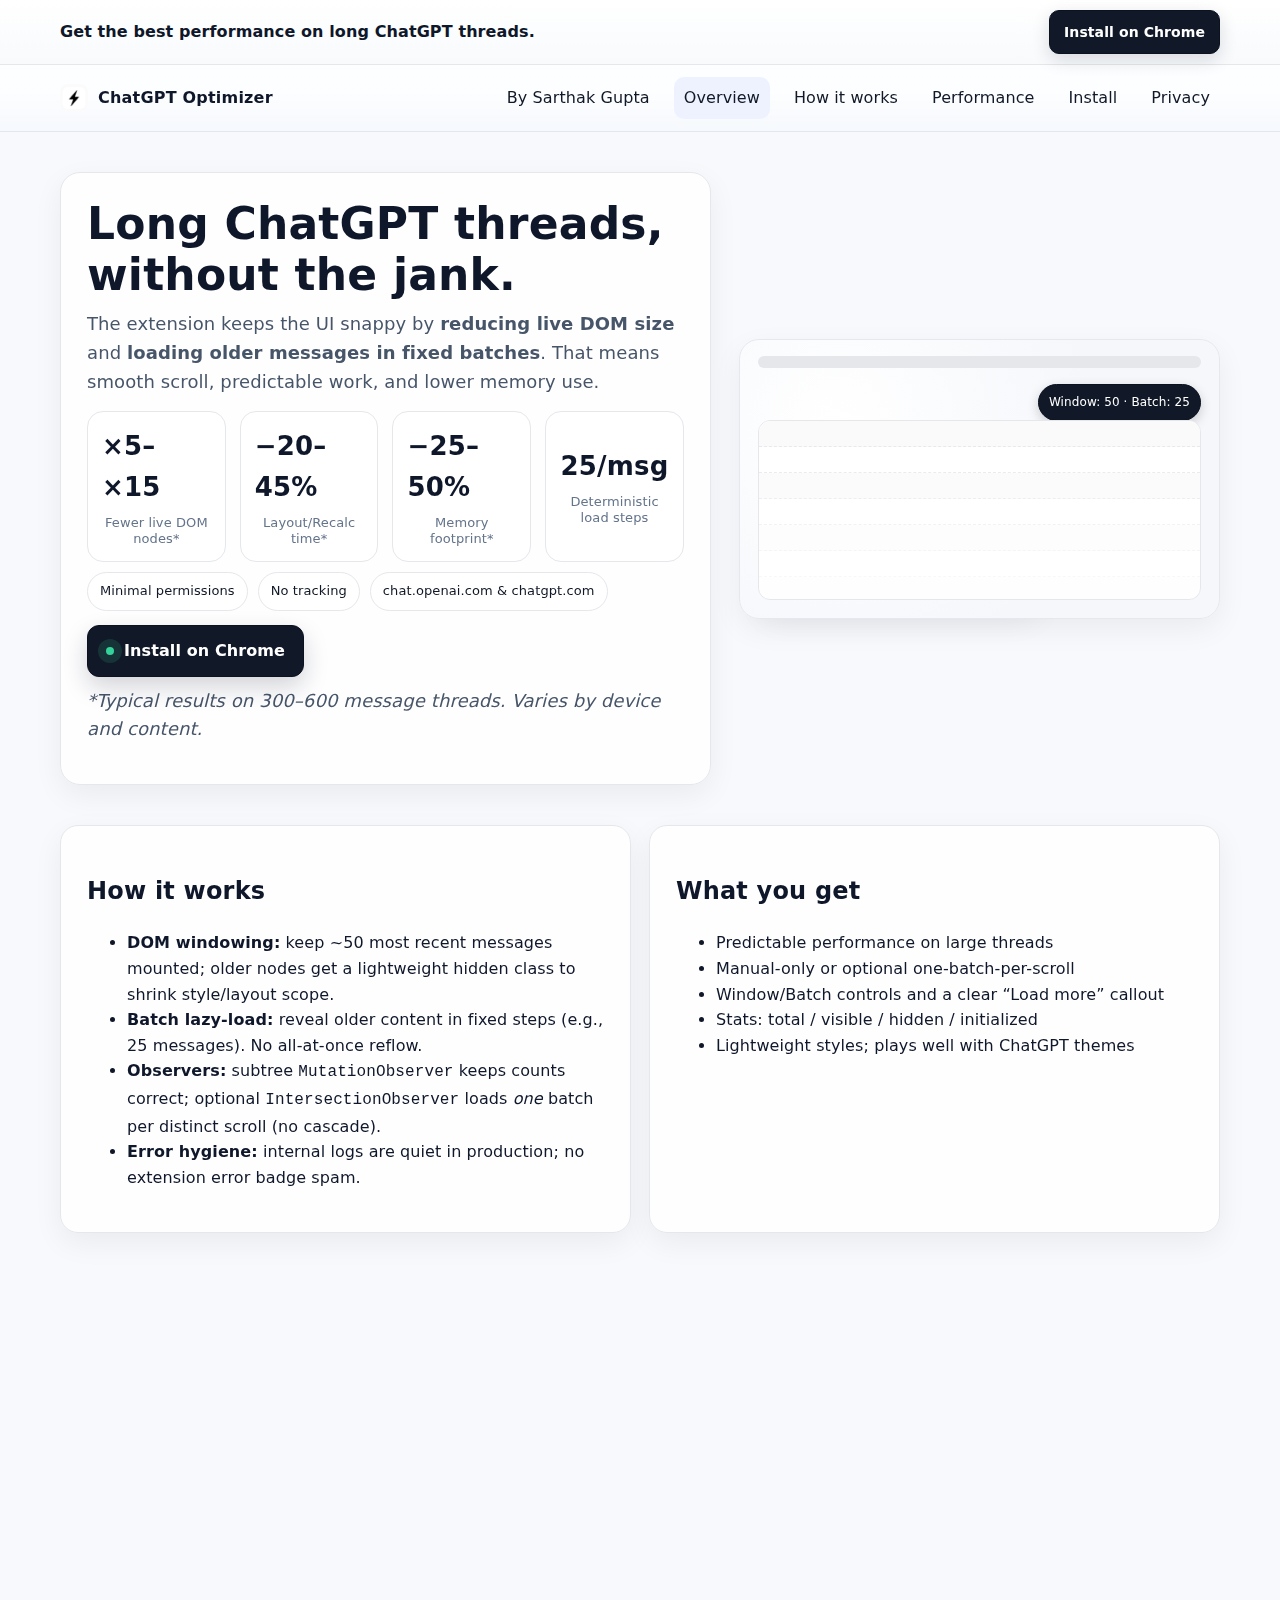
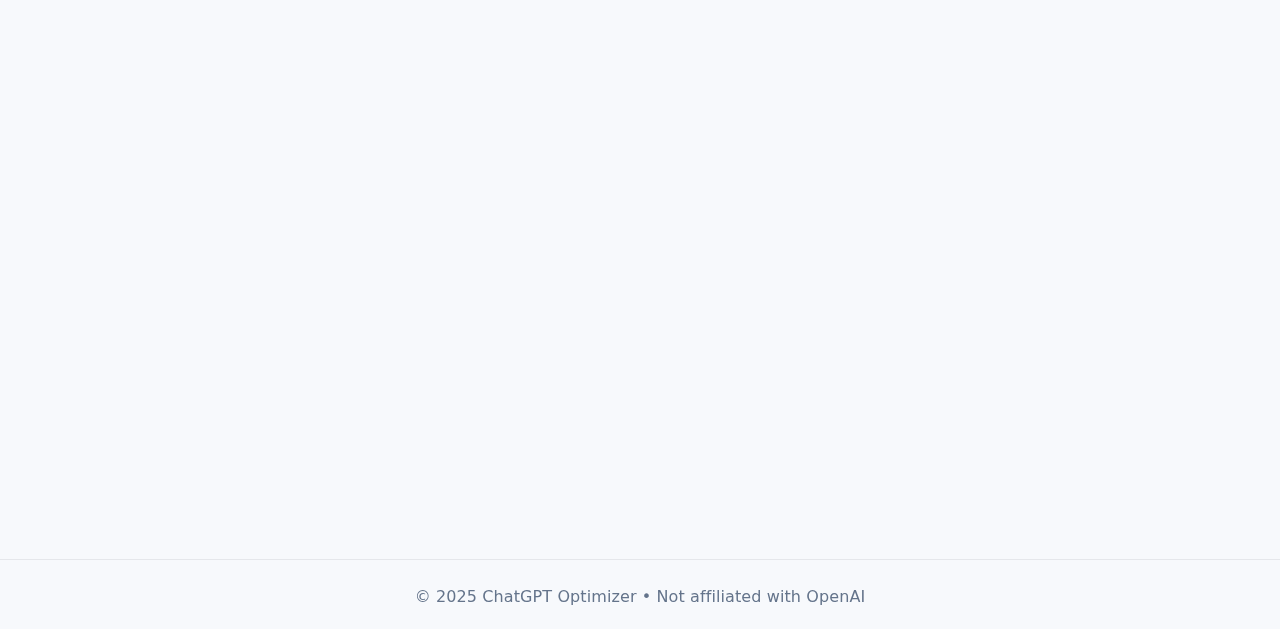
<file: index.html>
<!doctype html>
<html lang="en">
<head>
  <meta charset="utf-8">
  <title>ChatGPT Optimizer – Faster Long Threads</title>
  <meta name="viewport" content="width=device-width, initial-scale=1">
  <meta name="description" content="Keep ChatGPT responsive on long threads using DOM windowing and batch lazy-load. Predictable, smooth, and lightweight.">
  <link rel="icon" href="assets/icon_128.png">
  <link rel="stylesheet" href="assets/styles.css">
</head>
<body>
  <header class="sticky">
  <div class="top-callout" role="region" aria-label="Install callout">
    <div class="top-wrap">
      <div class="msg">Get the best performance on long ChatGPT threads.</div>
      <a class="btn small" href="CWS_URL_HERE" target="_blank" rel="noopener">Install on Chrome</a>
    </div>
  </div>
    <div class="navbar">
      <div class="brand">
        <img src="assets/icon_128.png" alt="ChatGPT Optimizer logo"><span>ChatGPT Optimizer</span>
      </div>
      <nav class="nav">
        <a href="https://www.linkedin.com/in/sarthakgupta04/" target="_blank" rel="noopener" title="Creator">By Sarthak Gupta</a>
        <a href="#overview" class="active">Overview</a>
        <a href="#how">How it works</a>
        <a href="#performance">Performance</a>
        <a href="#install">Install</a>
        <a href="privacy.html">Privacy</a>
      </nav>
    </div>
  </header>

  <main class="container">
    <section id="overview" class="hero">
      <div class="card reveal in">
        <h1>Long ChatGPT threads, without the jank.</h1>
        <p class="lead">The extension keeps the UI snappy by <b>reducing live DOM size</b> and <b>loading older messages in fixed batches</b>. That means smooth scroll, predictable work, and lower memory use.</p>
        <div class="kpis">
  <div class="kpi"><div class="value">×5–×15</div><div class="label">Fewer live DOM<br>nodes*</div></div>
  <div class="kpi"><div class="value">−20–45%</div><div class="label">Layout/Recalc<br>time*</div></div>
  <div class="kpi"><div class="value">−25–50%</div><div class="label">Memory<br>footprint*</div></div>
  <div class="kpi"><div class="value">25/msg</div><div class="label">Deterministic<br>load steps</div></div>
</div>
<div class="badges">
          <span>Minimal permissions</span>
          <span>No tracking</span>
          <span>chat.openai.com & chatgpt.com</span>
        </div>
        <div class="cta-row">
          <a class="btn" id="install-btn" href="CWS_URL_HERE" target="_blank" rel="noopener">
            <span class="pulse"></span> Install on Chrome
          </a>
          
        </div>
        <p class="lead" style="margin-top:10px"><em>*Typical results on 300–600 message threads. Varies by device and content.</em></p>
      </div>
      <div class="hero-visual reveal">
        <div class="stats-card card" style="position:absolute; left:22px; top:22px; width:280px;">
          <h3 style="margin:0 0 6px;font-size:16px">Popup Example</h3>
          <div style="font-size:14px;color:#111827">
            <div><b>Window Size:</b> 5</div>
            <div><b>Batch Size:</b> 5</div>
            <div style="margin-top:8px"><b>Stats</b></div>
            <div>Total: 36 · Hidden: 26 · Visible: 10</div>
            <div>Container: Found · Initialized: Yes</div>
          </div>
        </div>
        <div class="demo card" role="img" aria-label="Demo panel showing controlled batch loading">
          <div class="bar"></div>
          <div class="chip">Window: 50 · Batch: 25</div>
          <div class="panel">
            <!-- Animated placeholder rows to suggest content without screenshots -->
            <div class="row"></div>
<div class="row"></div>
<div class="row"></div>
<div class="row"></div>
<div class="row"></div>
<div class="row"></div>
<div class="row"></div>
<div class="row"></div>
<div class="row"></div>
<div class="row"></div>
<div class="row"></div>
<div class="row"></div>
          </div>
        </div>
      </div>
    </section>

    <section id="how" class="section grid-2">
      <div class="card reveal">
        <h2>How it works</h2>
        <ul>
          <li><b>DOM windowing:</b> keep ~50 most recent messages mounted; older nodes get a lightweight hidden class to shrink style/layout scope.</li>
          <li><b>Batch lazy-load:</b> reveal older content in fixed steps (e.g., 25 messages). No all-at-once reflow.</li>
          <li><b>Observers:</b> subtree <code>MutationObserver</code> keeps counts correct; optional <code>IntersectionObserver</code> loads <i>one</i> batch per distinct scroll (no cascade).</li>
          <li><b>Error hygiene:</b> internal logs are quiet in production; no extension error badge spam.</li>
        </ul>
      </div>
      <div class="card reveal">
        <h2>What you get</h2>
        <ul>
          <li>Predictable performance on large threads</li>
          <li>Manual-only or optional one-batch-per-scroll</li>
          <li>Window/Batch controls and a clear “Load more” callout</li>
          <li>Stats: total / visible / hidden / initialized</li>
          <li>Lightweight styles; plays well with ChatGPT themes</li>
        </ul>
      </div>
    </section>

    <section id="performance" class="section grid-2">
      <div class="card reveal">
        <h2>Performance expectations</h2>
        <table class="table">
          <tr><th>Metric</th><th>Baseline</th><th>With Optimizer</th><th>Delta</th></tr>
          <tr><td>Live DOM nodes</td><td>100%</td><td>~7–20%</td><td>×5–×15 fewer</td></tr>
          <tr><td>Layout/Recalc</td><td>100%</td><td>55–80%</td><td>−20–45%</td></tr>
          <tr><td>JS heap used</td><td>100%</td><td>50–75%</td><td>−25–50%</td></tr>
          <tr><td>Scroll jank (p95)</td><td>High</td><td>Low–Medium</td><td>Improved</td></tr>
        </table>
        <p class="lead">Measure on your own hardware via DevTools → <b>Performance</b> and <b>Memory</b>.</p>
      </div>
      <div class="card reveal">
        <h2>Why this works</h2>
        <ul>
          <li>Less DOM = fewer style recalculations and smaller layout trees.</li>
          <li>Bounded work per step keeps interaction latency predictable.</li>
          <li>Batching avoids long synchronous blocks from giant reflows.</li>
        </ul>
      </div>
    </section>

    <section id="install" class="section grid-2">
  <div class="card reveal">
    <h2>Install</h2>
    <ol>
      <li>Click <b>Install on Chrome</b> at the top of the page.</li>
      <li>Pin the extension (puzzle icon → pin).</li>
      <li>Open a ChatGPT thread and use the popup to set <b>Window 50</b> and <b>Batch 25</b>.</li>
    </ol>
  </div>
  <div class="card reveal">
    <h2>After install</h2>
    <ul>
      <li>Banner prompts “Load 25 more” at the boundary.</li>
      <li>Optional: enable one-batch-per-scroll (no cascade).</li>
      <li>Stats show total / visible / hidden / initialized.</li>
    </ul>
  </div>
</section>
  </main>


  <footer>© 2025 ChatGPT Optimizer • Not affiliated with OpenAI</footer>

  <script>
  
// Simple reveal-on-scroll
const io = new IntersectionObserver((entries)=>{
  entries.forEach(e=>{
    if(e.isIntersecting){ e.target.classList.add('in'); io.unobserve(e.target); }
  });
},{threshold:0.1});
document.querySelectorAll('.reveal').forEach(el=>io.observe(el));

// Gentle animated rows inside the demo panel
const rows = document.querySelectorAll('.demo .row');
let t=0;
setInterval(()=>{
  rows.forEach((r,i)=>{
    const y = (i*7 + t)%100;
    r.style.opacity = 0.55 + 0.35*Math.cos((y/100)*Math.PI*2);
  });
  t++;
}, 120);

  </script>
</body>
</html>
</file>
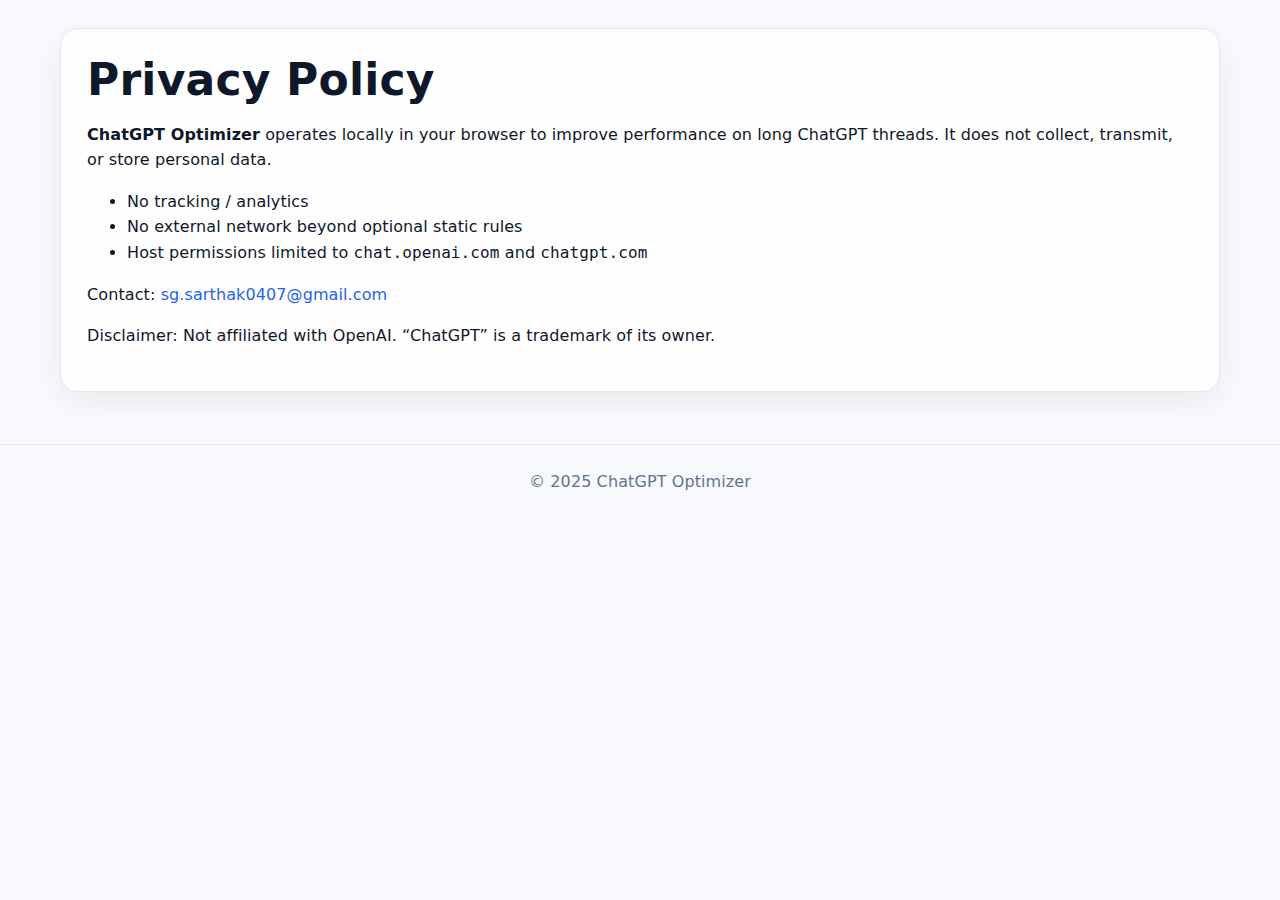
<file: privacy.html>
<!doctype html>
<html lang="en">
<head>
  <meta charset="utf-8">
  <title>Privacy Policy – ChatGPT Optimizer</title>
  <meta name="viewport" content="width=device-width, initial-scale=1">
  <meta name="description" content="Privacy policy for ChatGPT Optimizer.">
  <link rel="icon" href="assets/icon_128.png">
  <link rel="stylesheet" href="assets/styles.css">
</head>
<body>
  <main class="container">
    <div class="card reveal in">
      <h1>Privacy Policy</h1>
      <p><strong>ChatGPT Optimizer</strong> operates locally in your browser to improve performance on long ChatGPT threads. It does not collect, transmit, or store personal data.</p>
      <ul>
        <li>No tracking / analytics</li>
        <li>No external network beyond optional static rules</li>
        <li>Host permissions limited to <code>chat.openai.com</code> and <code>chatgpt.com</code></li>
      </ul>
      <p>Contact: <a href="mailto:sg.sarthak0407@gmail.com">sg.sarthak0407@gmail.com</a></p>
      <p>Disclaimer: Not affiliated with OpenAI. “ChatGPT” is a trademark of its owner.</p>
    </div>
  </main>
  <footer>© 2025 ChatGPT Optimizer</footer>
</body>
</html>
</file>
<file: assets/styles.css>
:root{
  --bg:#f7f9fc;
  --bg-card:#ffffffcc;
  --text:#0f172a;
  --muted:#475569;
  --border:#e5e7eb;
  --brand:#111827;
  --brand-accent:#111827;
  --accent:#111827;
  --accent-2:#2563eb;
  --ok:#16a34a;
}
*{box-sizing:border-box}
html,body{
  margin:0; padding:0; background:var(--bg); color:var(--text);
  font:16px/1.6 ui-sans-serif,system-ui,-apple-system,Segoe UI,Roboto,Ubuntu,"Helvetica Neue",Arial;
  -webkit-font-smoothing:antialiased; -moz-osx-font-smoothing:grayscale;
  text-rendering:optimizeLegibility;
}
a{color:var(--accent-2); text-decoration:none}
a:hover{opacity:.9}
header.sticky{
  position:sticky; top:0; z-index:1000;
  backdrop-filter:saturate(140%) blur(8px);
  background:linear-gradient(180deg,#ffffffd9,#ffffffc2 70%,transparent);
  border-bottom:1px solid var(--border);
}
.navbar{display:flex;align-items:center;justify-content:space-between;padding:12px 20px;max-width:1200px;margin:0 auto}
.brand{display:flex;align-items:center;gap:10px}
.brand img{width:28px;height:28px;border-radius:8px}
.brand span{font-weight:600;letter-spacing:.2px}
.nav{display:flex;gap:14px;flex-wrap:wrap}
.nav a{padding:8px 10px;border-radius:10px;color:#111827}
.nav a.active,.nav a:focus{background:#eef2ff;outline:none}
.container{max-width:1200px;margin:0 auto;padding:28px 20px}
.hero{display:grid;grid-template-columns:1.15fr .85fr;gap:28px;align-items:center;padding:12px 0}
.card{background:var(--bg-card); border:1px solid var(--border); border-radius:18px; padding:26px;
  box-shadow:0 10px 30px rgba(17,24,39,.06);
}
h1{font-size:44px;line-height:1.15;margin:0 0 10px;letter-spacing:.1px}
p.lead{margin:4px 0 14px;color:var(--muted);font-size:18px}
.badges{display:flex;gap:10px;flex-wrap:wrap;margin:10px 0 0}
.badges span{padding:8px 12px;border:1px solid var(--border);background:#fff;border-radius:999px;font-size:13px;color:#111827}
.kpis{display:grid;grid-template-columns:repeat(4,1fr);gap:12px;margin-top:12px}
.kpi{background:#fff;border:1px solid var(--border);border-radius:14px;padding:14px}
.kpi b{display:block;font-size:24px}
.kpi small{color:#64748b}
.cta-row{display:flex;gap:12px;flex-wrap:wrap;margin-top:14px}
.btn{display:inline-flex;align-items:center;gap:10px;padding:12px 18px;border-radius:12px;font-weight:600;
  background:#111827;color:#fff;border:1px solid #0b1220; box-shadow:0 10px 24px rgba(17,24,39,.18);
  transform:translateZ(0); will-change:transform,box-shadow; transition:box-shadow .2s ease, transform .2s ease;
}
.btn .pulse{width:8px;height:8px;border-radius:999px;background:#34d399;box-shadow:0 0 0 8px rgba(52,211,153,.15)}
.btn:hover{box-shadow:0 14px 30px rgba(17,24,39,.24); transform:translateY(-1px)}
.btn.ghost{background:#fff;color:#111827;border:1px solid var(--border);box-shadow:none}
.hero-visual{
  position:relative; min-height:280px; display:grid; place-items:center;
}
.demo{width:100%; height:100%; background:
  radial-gradient(circle at 20% 30%, #ffffff, #f3f4f6 60%),
  radial-gradient(circle at 80% 70%, #ffffff, #eef2ff 60%);
  border:1px solid var(--border); border-radius:16px; position:relative; overflow:hidden;
}
.demo .bar{position:absolute; left:18px; right:18px; height:12px; top:16px; border-radius:999px; background:#e5e7eb}
.demo .chip{position:absolute; right:18px; top:44px; background:#111827; color:#fff; padding:8px 10px; border-radius:999px; font-size:12px; box-shadow:0 4px 12px rgba(0,0,0,.18)}
.demo .panel{position:absolute; left:18px; right:18px; bottom:18px; top:80px; background:#fff; border:1px solid var(--border); border-radius:12px; overflow:hidden}
.demo .row{height:26px;border-bottom:1px dashed #e5e7eb;opacity:.85}
.demo .row:nth-child(odd){background:#fafafa}
.callout{
  position:fixed; right:20px; bottom:20px; z-index:1100;
  background:#111827; color:#fff; border-radius:14px; padding:12px 16px; display:flex; gap:10px; align-items:center;
  box-shadow:0 12px 30px rgba(17,24,39,.25); border:1px solid #0b1220;
}
.callout .pill{width:10px;height:10px;background:#34d399;border-radius:50%}
.grid-2{display:grid;grid-template-columns:1fr 1fr;gap:18px}
.table{width:100%;border-collapse:collapse;border:1px solid var(--border);border-radius:14px;overflow:hidden}
.table th,.table td{border-bottom:1px solid var(--border);padding:12px;text-align:left}
.table th{background:#f3f4f6;color:#0f172a}
.section{margin:28px 0}
footer{border-top:1px solid var(--border);color:#64748b;text-align:center;padding:24px;margin-top:24px}
/* Reveal on scroll */
.reveal{opacity:0;transform:translateY(12px);transition:opacity .5s ease, transform .5s ease}
.reveal.in{opacity:1;transform:none}
@media (max-width: 980px){
  .hero{grid-template-columns:1fr}
  .kpis{grid-template-columns:repeat(2,1fr)}
  .grid-2{grid-template-columns:1fr}
}

/* Top install callout */
.top-callout{
  position:sticky; top:0; z-index:1100;
  background:linear-gradient(180deg,#ffffff,#f8fafc);
  border-bottom:1px solid var(--border);
}
.top-callout .top-wrap{max-width:1200px;margin:0 auto;display:flex;align-items:center;justify-content:space-between;padding:10px 20px;gap:12px}
.top-callout .msg{color:#0f172a;font-weight:600;letter-spacing:.1px}
.btn.small{padding:10px 14px;font-size:14px;border-radius:10px;box-shadow:0 6px 18px rgba(17,24,39,.14)}

/* New chips */
.chips{display:flex;gap:8px;flex-wrap:wrap;margin:10px 0 4px}
.chip{display:inline-block;background:#eef2ff;border:1px solid #e5e7eb;border-radius:999px;color:#111827;padding:6px 10px;font-size:13px}
.chip.ghost{background:#fff;border-style:dashed}

/* Example stats card overlay */
.stats-card{backdrop-filter:saturate(140%) blur(4px); background:#ffffffeb}

/* Text crispness */
body{letter-spacing:.1px}
h1,h2,h3{letter-spacing:.2px}

/* --- KPI polish: perfectly centered numbers, equal height, tabular numerals --- */
.kpis{display:grid;grid-template-columns:repeat(4,1fr);gap:14px;margin-top:14px}
.kpi{
  background:#fff;border:1px solid var(--border);border-radius:16px;padding:14px;
  display:flex;flex-direction:column;align-items:center;justify-content:center;
  min-height:120px; gap:6px;
}
.kpi .value{font-size:26px;font-weight:700;letter-spacing:.2px;font-variant-numeric:tabular-nums}
.kpi .label{color:#64748b;text-align:center;font-size:13px;line-height:1.25}
/* Adjust hero card for better spacing */
.hero .card{border-radius:20px}
/* Softer demo panel */
.demo{background:
  radial-gradient(circle at 20% 30%, #fff, #f5f7fb 60%),
  radial-gradient(circle at 80% 70%, #fff, #eef2ff 60%);
  border:1px solid #e6e8ef;
}
.demo .chip{border:1px solid #0b1220}
/* Improve top sticky callout spacing */
.top-callout .top-wrap{padding:10px 20px}
/* Buttons spacing and hover */
.btn{border-radius:12px}
.btn:hover{transform:translateY(-1px);box-shadow:0 14px 30px rgba(17,24,39,.24)}
/* Remove ghost manual button spacing */
.cta-row .btn.ghost{display:none}
</file>
